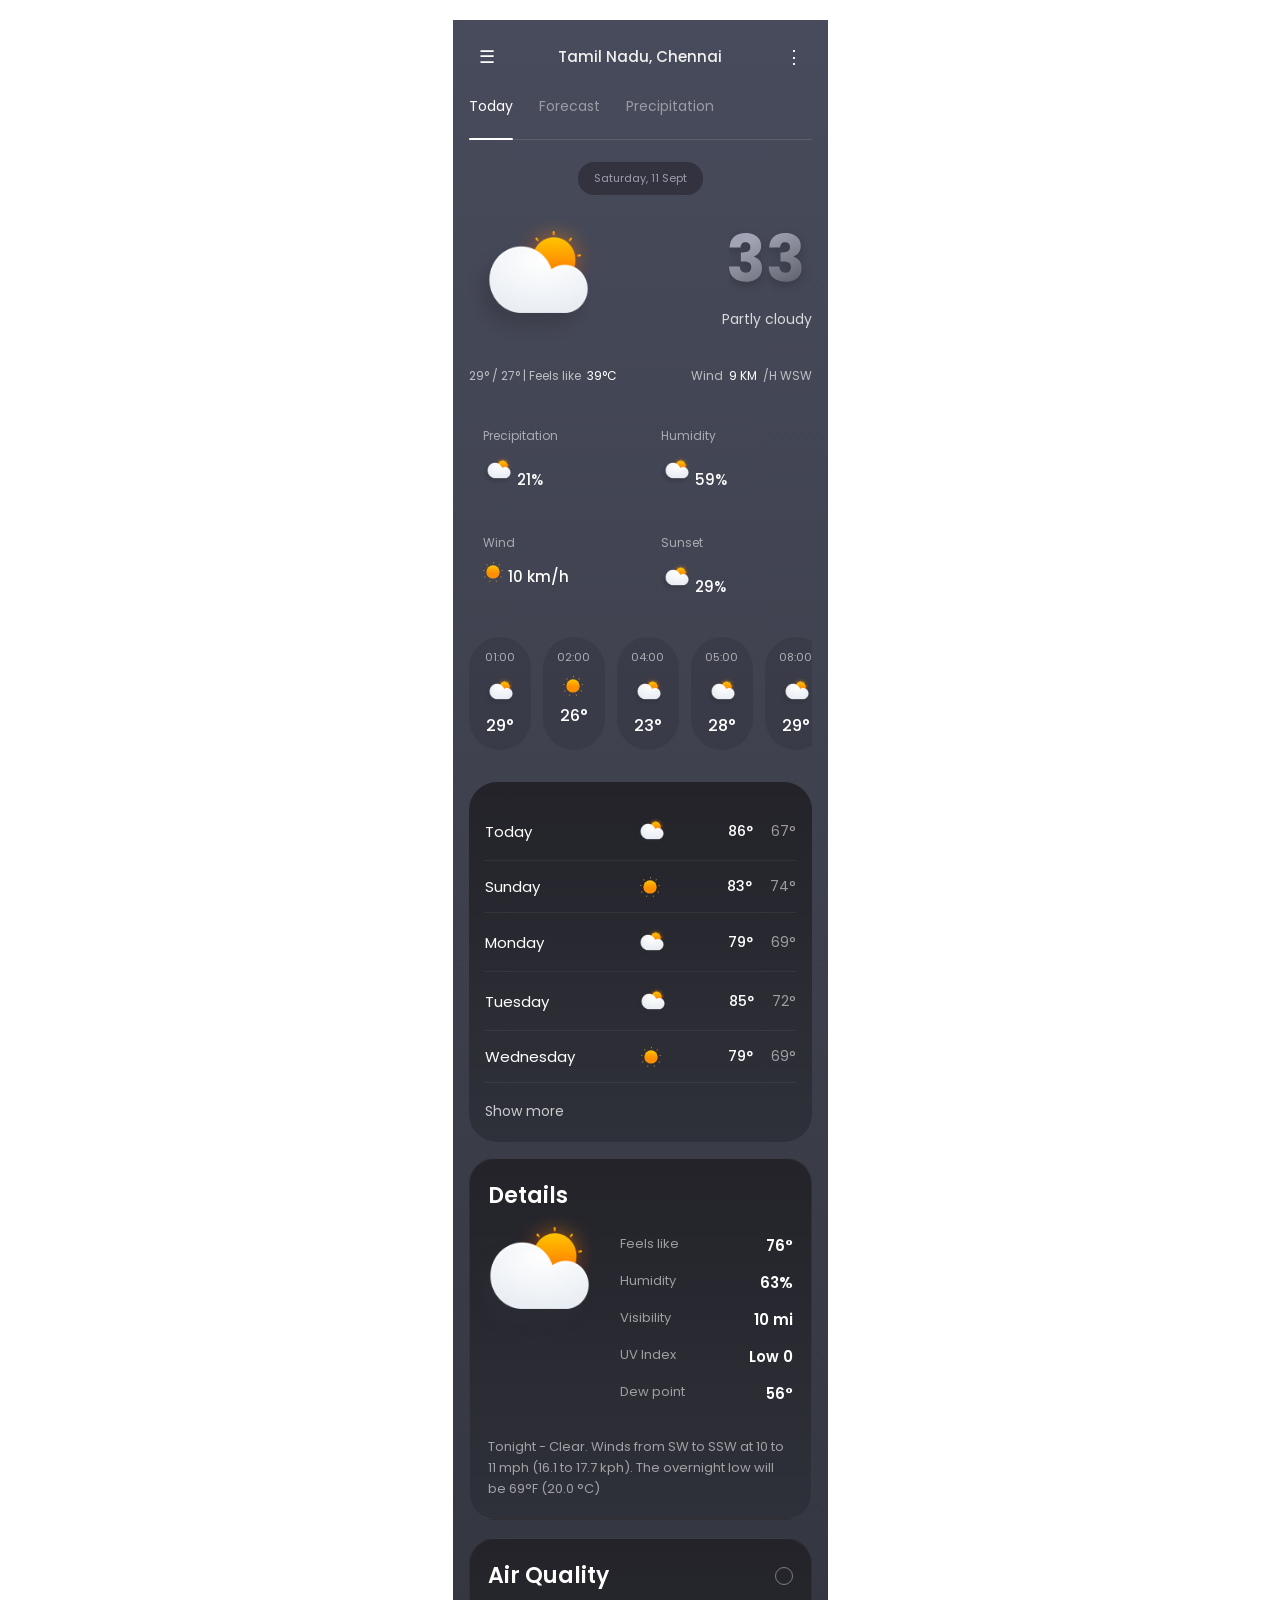
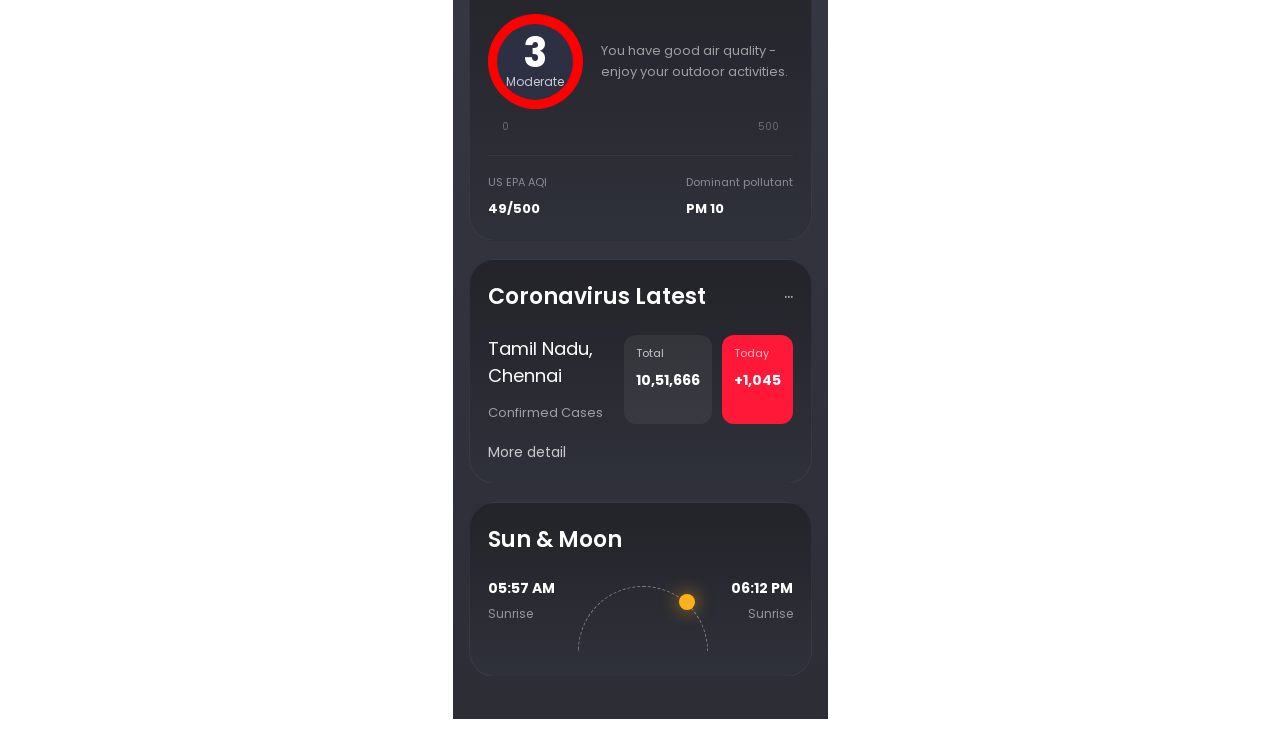
<file: indexHome.html>
<!DOCTYPE html>
<html lang="en">

<head>
    <meta charset="UTF-8" />
    <meta name="viewport" content="width=device-width, initial-scale=1.0" />
    <title>Weather App</title>
    <link rel="stylesheet" href="/styleHome.css">
    <link rel="preconnect" href="https://fonts.googleapis.com" />
    <link rel="preconnect" href="https://fonts.gstatic.com" crossorigin />
    <link href="https://fonts.googleapis.com/css2?family=Poppins:wght@300;400;500;600;700&display=swap"
        rel="stylesheet" />
</head>

<body>

    <div class="weather-app">

        <div class="topbar">
            <div class="icon-btn">☰</div>

            <h2 class="tobbar-title">Tamil Nadu, Chennai</h2>

            <div class="icon-btn">⋮</div>
        </div>

        <div class="tabs">
            <div class="tab active">Today</div>
            <div class="tab">Forecast</div>
            <div class="tab">Precipitation</div>
        </div>

        <section class="hero">

            <div class="date-pill">
                Saturday, 11 Sept
            </div>

            <div class="weather-main">

                <img src="/Group.png" alt="" class="weather-icon">

                <div class="temp-box">
                    <svg width="83" height="69" viewBox="0 0 83 69" fill="none" xmlns="http://www.w3.org/2000/svg">
                        <g filter="url(#filter0_d_1_2723)">
                            <path fill-rule="evenodd" clip-rule="evenodd"
                                d="M25.7285 53.0862C23.3709 54.2536 20.5698 54.8373 17.3254 54.8373C12.1342 54.8373 7.99216 53.5618 4.89912 51.0107C1.80608 48.4597 0.173037 44.6115 0 39.4662H10.7716C10.8148 41.3687 11.3556 42.8712 12.3938 43.9738C13.432 45.0763 14.9461 45.6276 16.936 45.6276C18.6231 45.6276 19.9317 45.1412 20.8618 44.1683C21.7919 43.1955 22.2569 41.9091 22.2569 40.3093C22.2569 38.2339 21.5972 36.7314 20.2778 35.8018C18.9584 34.8722 16.8495 34.4073 13.9511 34.4073H11.8747V25.3922H13.9511C16.1574 25.3922 17.9418 25.0139 19.3045 24.2572C20.6671 23.5006 21.3485 22.1494 21.3485 20.2037C21.3485 18.6471 20.9159 17.4364 20.0507 16.5717C19.1855 15.7069 17.9959 15.2745 16.4818 15.2745C14.838 15.2745 13.6159 15.7718 12.8156 16.7663C12.0153 17.7607 11.5502 18.993 11.4205 20.4631H0.584001C0.757038 15.8366 2.27112 12.2695 5.12623 9.7617C7.98135 7.2539 11.8531 6 16.7414 6C19.9858 6 22.7652 6.56209 25.0796 7.68628C27.394 8.81047 29.146 10.3454 30.3356 12.2911C31.5252 14.2368 32.1201 16.4204 32.1201 18.8417C32.1201 21.6954 31.4063 24.0194 29.9787 25.8138C28.5512 27.6082 26.8857 28.8296 24.9823 29.4782V29.7376C27.448 30.5592 29.3947 31.9212 30.8223 33.8236C32.2498 35.7261 32.9636 38.169 32.9636 41.1525C32.9636 43.8332 32.3472 46.2005 31.1143 48.2543C29.8814 50.3081 28.0861 51.9187 25.7285 53.0862ZM65.3649 53.0862C63.0072 54.2536 60.2062 54.8373 56.9617 54.8373C51.7706 54.8373 47.6285 53.5618 44.5355 51.0107C41.4424 48.4597 39.8094 44.6115 39.6364 39.4662H50.4079C50.4512 41.3687 50.9919 42.8712 52.0302 43.9738C53.0684 45.0763 54.5825 45.6276 56.5724 45.6276C58.2595 45.6276 59.5681 45.1412 60.4982 44.1683C61.4283 43.1955 61.8933 41.9091 61.8933 40.3093C61.8933 38.2339 61.2336 36.7314 59.9142 35.8018C58.5948 34.8722 56.4859 34.4073 53.5875 34.4073H51.5111V25.3922H53.5875C55.7937 25.3922 57.5782 25.0139 58.9408 24.2572C60.3035 23.5006 60.9849 22.1494 60.9849 20.2037C60.9849 18.6471 60.5523 17.4364 59.6871 16.5717C58.8219 15.7069 57.6323 15.2745 56.1182 15.2745C54.4743 15.2745 53.2522 15.7718 52.4519 16.7663C51.6516 17.7607 51.1866 18.993 51.0568 20.4631H40.2204C40.3934 15.8366 41.9075 12.2695 44.7626 9.7617C47.6177 7.2539 51.4894 6 56.3777 6C59.6222 6 62.4016 6.56209 64.716 7.68628C67.0303 8.81047 68.7823 10.3454 69.972 12.2911C71.1616 14.2368 71.7564 16.4204 71.7564 18.8417C71.7564 21.6954 71.0426 24.0194 69.6151 25.8138C68.1875 27.6082 66.522 28.8296 64.6186 29.4782V29.7376C67.0844 30.5592 69.0311 31.9212 70.4586 33.8236C71.8862 35.7261 72.6 38.169 72.6 41.1525C72.6 43.8332 71.9835 46.2005 70.7506 48.2543C69.5178 50.3081 67.7225 51.9187 65.3649 53.0862Z"
                                fill="url(#paint0_linear_1_2723)" />
                        </g>
                        <defs>
                            <filter id="filter0_d_1_2723" x="-10" y="0" width="92.6001" height="68.8373"
                                filterUnits="userSpaceOnUse" color-interpolation-filters="sRGB">
                                <feFlood flood-opacity="0" result="BackgroundImageFix" />
                                <feColorMatrix in="SourceAlpha" type="matrix"
                                    values="0 0 0 0 0 0 0 0 0 0 0 0 0 0 0 0 0 0 127 0" result="hardAlpha" />
                                <feOffset dy="4" />
                                <feGaussianBlur stdDeviation="5" />
                                <feColorMatrix type="matrix" values="0 0 0 0 0 0 0 0 0 0 0 0 0 0 0 0 0 0 0.181016 0" />
                                <feBlend mode="normal" in2="BackgroundImageFix" result="effect1_dropShadow_1_2723" />
                                <feBlend mode="normal" in="SourceGraphic" in2="effect1_dropShadow_1_2723"
                                    result="shape" />
                            </filter>
                            <linearGradient id="paint0_linear_1_2723" x1="-17.29" y1="32.1275" x2="14.0286" y2="95.7019"
                                gradientUnits="userSpaceOnUse">
                                <stop stop-color="#A2A4B5" />
                                <stop offset="1" stop-color="#545760" />
                            </linearGradient>
                        </defs>
                    </svg>
                    <div class="status">Partly cloudy</div>
                </div>

            </div>

            <div class="details-top">
                <span>29° / 27° | Feels like <span style="color: #FFFFFF;">39°C</span></span>
                <span>Wind <span style="color: #FFFFFF;">9 KM</span>/H WSW</span>
            </div>

        </section>

        <section class="info-grid">

            <div class="info-card">
                <div class="info-title">Precipitation</div>
                <img src="/Group.png" alt="" class="info-title-img">
                <span class="info-value">21%</span>
            </div>

            <div class="info-card">
                <div class="info-title">Humidity</div>
                <img src="/Group.png" alt="" class="info-title-img">
                <span class="info-value">59%</span>
            </div>

            <div class="info-card">
                <div class="info-title">Wind</div>
                <svg width="21" height="20" viewBox="0 0 21 20" fill="none" xmlns="http://www.w3.org/2000/svg">
                    <path fill-rule="evenodd" clip-rule="evenodd"
                        d="M16.0327 2.4388C16.1573 2.2888 16.3803 2.26929 16.5291 2.39538L16.5421 2.40645C16.6888 2.53077 16.708 2.75 16.5851 2.8979L16.1136 3.4656C15.989 3.6156 15.7659 3.63511 15.6172 3.50902L15.6041 3.49795C15.4575 3.37364 15.4383 3.1544 15.5611 3.0065L16.0327 2.4388Z"
                        fill="url(#paint0_linear_1_3633)" />
                    <path fill-rule="evenodd" clip-rule="evenodd"
                        d="M10.1389 0.3539C10.138 0.158987 10.2963 0.000748409 10.4912 0.00166594L10.5081 0.00174569C10.7005 0.00265109 10.8561 0.15835 10.8571 0.350688L10.8605 1.08904C10.8614 1.28395 10.7032 1.44219 10.5083 1.44127L10.4913 1.44119C10.299 1.44029 10.1433 1.28459 10.1424 1.09225L10.1389 0.3539Z"
                        fill="url(#paint1_linear_1_3633)" />
                    <path fill-rule="evenodd" clip-rule="evenodd"
                        d="M19.5799 8.15108C19.771 8.11704 19.9533 8.24474 19.9867 8.43595L19.9904 8.45685C20.0236 8.64712 19.8966 8.82842 19.7065 8.86229L18.9879 8.99028C18.7968 9.02432 18.6144 8.89662 18.5811 8.70541L18.5774 8.68452C18.5442 8.49424 18.6711 8.31295 18.8613 8.27908L19.5799 8.15108Z"
                        fill="url(#paint2_linear_1_3633)" />
                    <path fill-rule="evenodd" clip-rule="evenodd"
                        d="M18.6667 14.8331C18.8329 14.93 18.8899 15.1428 18.7945 15.3099L18.7847 15.3269C18.6881 15.496 18.472 15.5539 18.3037 15.4558L17.6705 15.0864C17.5043 14.9895 17.4472 14.7767 17.5427 14.6096L17.5524 14.5926C17.6491 14.4235 17.8652 14.3656 18.0335 14.4637L18.6667 14.8331Z"
                        fill="url(#paint3_linear_1_3633)" />
                    <path fill-rule="evenodd" clip-rule="evenodd"
                        d="M13.7119 19.3577C13.7772 19.539 13.6839 19.7391 13.503 19.8056L13.489 19.8108C13.3064 19.8779 13.1041 19.7836 13.0382 19.6006L12.7865 18.9022C12.7212 18.7209 12.8145 18.5208 12.9954 18.4543L13.0094 18.4491C13.192 18.382 13.3943 18.4763 13.4603 18.6593L13.7119 19.3577Z"
                        fill="url(#paint4_linear_1_3633)" />
                    <path fill-rule="evenodd" clip-rule="evenodd"
                        d="M7.03827 19.6006C6.97233 19.7836 6.77001 19.8779 6.58744 19.8108L6.57339 19.8056C6.3925 19.7391 6.29921 19.539 6.36454 19.3577L6.61616 18.6593C6.6821 18.4763 6.88442 18.382 7.06699 18.4491L7.08104 18.4543C7.26194 18.5208 7.35522 18.7208 7.28989 18.9022L7.03827 19.6006Z"
                        fill="url(#paint5_linear_1_3633)" />
                    <path fill-rule="evenodd" clip-rule="evenodd"
                        d="M1.77246 15.4558C1.60416 15.5539 1.38811 15.4961 1.29144 15.3269L1.28172 15.3099C1.18624 15.1428 1.24325 14.93 1.40947 14.8331L2.04272 14.4637C2.21101 14.3656 2.42706 14.4235 2.52374 14.5926L2.53345 14.6096C2.62893 14.7767 2.57192 14.9895 2.4057 15.0864L1.77246 15.4558Z"
                        fill="url(#paint6_linear_1_3633)" />
                    <path fill-rule="evenodd" clip-rule="evenodd"
                        d="M0.369512 8.86228C0.179354 8.82841 0.0524115 8.64712 0.0856231 8.45684L0.0892696 8.43595C0.122645 8.24474 0.305028 8.11703 0.496122 8.15107L1.21469 8.27907C1.40485 8.31294 1.53179 8.49424 1.49858 8.68451L1.49493 8.7054C1.46156 8.89661 1.27918 9.02432 1.08808 8.99028L0.369512 8.86228Z"
                        fill="url(#paint7_linear_1_3633)" />
                    <path fill-rule="evenodd" clip-rule="evenodd"
                        d="M3.49147 2.8979C3.36863 2.75001 3.38781 2.53077 3.53447 2.40645L3.54753 2.39538C3.69627 2.26929 3.91932 2.28881 4.04391 2.43881L4.51546 3.00651C4.6383 3.1544 4.61912 3.37364 4.47246 3.49796L4.4594 3.50903C4.31066 3.63512 4.08761 3.6156 3.96302 3.4656L3.49147 2.8979Z"
                        fill="url(#paint8_linear_1_3633)" />
                    <ellipse cx="10.0382" cy="9.92369" rx="6.68811" ry="6.69218" fill="url(#paint9_linear_1_3633)" />
                    <defs>
                        <linearGradient id="paint0_linear_1_3633" x1="16.2876" y1="2.26634" x2="15.7746" y2="2.87773"
                            gradientUnits="userSpaceOnUse">
                            <stop stop-color="#FFC100" />
                            <stop offset="1" stop-color="#FF8E00" />
                        </linearGradient>
                        <linearGradient id="paint1_linear_1_3633" x1="10.1914" y1="0.0581584" x2="10.1914" y2="0.856347"
                            gradientUnits="userSpaceOnUse">
                            <stop stop-color="#FFC100" />
                            <stop offset="1" stop-color="#FF8E00" />
                        </linearGradient>
                        <linearGradient id="paint2_linear_1_3633" x1="19.8843" y1="8.18396" x2="19.104" y2="8.32155"
                            gradientUnits="userSpaceOnUse">
                            <stop stop-color="#FFC100" />
                            <stop offset="1" stop-color="#FF8E00" />
                        </linearGradient>
                        <linearGradient id="paint3_linear_1_3633" x1="18.8791" y1="15.0506" x2="18.1905" y2="14.653"
                            gradientUnits="userSpaceOnUse">
                            <stop stop-color="#FFC100" />
                            <stop offset="1" stop-color="#FF8E00" />
                        </linearGradient>
                        <linearGradient id="paint4_linear_1_3633" x1="13.7364" y1="19.6599" x2="13.4629" y2="18.9083"
                            gradientUnits="userSpaceOnUse">
                            <stop stop-color="#FFC100" />
                            <stop offset="1" stop-color="#FF8E00" />
                        </linearGradient>
                        <linearGradient id="paint5_linear_1_3633" x1="6.85979" y1="19.8491" x2="7.13335" y2="19.0975"
                            gradientUnits="userSpaceOnUse">
                            <stop stop-color="#FFC100" />
                            <stop offset="1" stop-color="#FF8E00" />
                        </linearGradient>
                        <linearGradient id="paint6_linear_1_3633" x1="1.47362" y1="15.5297" x2="2.16224" y2="15.1321"
                            gradientUnits="userSpaceOnUse">
                            <stop stop-color="#FFC100" />
                            <stop offset="1" stop-color="#FF8E00" />
                        </linearGradient>
                        <linearGradient id="paint7_linear_1_3633" x1="0.095649" y1="8.72872" x2="0.875926" y2="8.86631"
                            gradientUnits="userSpaceOnUse">
                            <stop stop-color="#FFC100" />
                            <stop offset="1" stop-color="#FF8E00" />
                        </linearGradient>
                        <linearGradient id="paint8_linear_1_3633" x1="3.36526" y1="2.62192" x2="3.87828" y2="3.2333"
                            gradientUnits="userSpaceOnUse">
                            <stop stop-color="#FFC100" />
                            <stop offset="1" stop-color="#FF8E00" />
                        </linearGradient>
                        <linearGradient id="paint9_linear_1_3633" x1="6.33855" y1="3.77097" x2="6.33855" y2="11.1748"
                            gradientUnits="userSpaceOnUse">
                            <stop stop-color="#FFC100" />
                            <stop offset="1" stop-color="#FF8E00" />
                        </linearGradient>
                    </defs>
                </svg>
                <span class="info-value">10 km/h</span>
            </div>

            <div class="info-card">
                <div class="info-title">Sunset</div>
                <img src="/Group.png" alt="" class="info-title-img">
                <span class="info-value">29%</span>
            </div>

        </section>

        <section class="hourly">

            <div class="hour-card">
                <div class="hour-time">01:00</div>
                <img src="/Group.png" alt="" class="info-title-img">
                <div class="hour-temp">29°</div>
            </div>

            <div class="hour-card">
                <div class="hour-time">02:00</div>
                <svg width="21" height="20" viewBox="0 0 21 20" fill="none" xmlns="http://www.w3.org/2000/svg">
                    <path fill-rule="evenodd" clip-rule="evenodd"
                        d="M16.0327 2.4388C16.1573 2.2888 16.3803 2.26929 16.5291 2.39538L16.5421 2.40645C16.6888 2.53077 16.708 2.75 16.5851 2.8979L16.1136 3.4656C15.989 3.6156 15.7659 3.63511 15.6172 3.50902L15.6041 3.49795C15.4575 3.37364 15.4383 3.1544 15.5611 3.0065L16.0327 2.4388Z"
                        fill="url(#paint0_linear_1_3633)" />
                    <path fill-rule="evenodd" clip-rule="evenodd"
                        d="M10.1389 0.3539C10.138 0.158987 10.2963 0.000748409 10.4912 0.00166594L10.5081 0.00174569C10.7005 0.00265109 10.8561 0.15835 10.8571 0.350688L10.8605 1.08904C10.8614 1.28395 10.7032 1.44219 10.5083 1.44127L10.4913 1.44119C10.299 1.44029 10.1433 1.28459 10.1424 1.09225L10.1389 0.3539Z"
                        fill="url(#paint1_linear_1_3633)" />
                    <path fill-rule="evenodd" clip-rule="evenodd"
                        d="M19.5799 8.15108C19.771 8.11704 19.9533 8.24474 19.9867 8.43595L19.9904 8.45685C20.0236 8.64712 19.8966 8.82842 19.7065 8.86229L18.9879 8.99028C18.7968 9.02432 18.6144 8.89662 18.5811 8.70541L18.5774 8.68452C18.5442 8.49424 18.6711 8.31295 18.8613 8.27908L19.5799 8.15108Z"
                        fill="url(#paint2_linear_1_3633)" />
                    <path fill-rule="evenodd" clip-rule="evenodd"
                        d="M18.6667 14.8331C18.8329 14.93 18.8899 15.1428 18.7945 15.3099L18.7847 15.3269C18.6881 15.496 18.472 15.5539 18.3037 15.4558L17.6705 15.0864C17.5043 14.9895 17.4472 14.7767 17.5427 14.6096L17.5524 14.5926C17.6491 14.4235 17.8652 14.3656 18.0335 14.4637L18.6667 14.8331Z"
                        fill="url(#paint3_linear_1_3633)" />
                    <path fill-rule="evenodd" clip-rule="evenodd"
                        d="M13.7119 19.3577C13.7772 19.539 13.6839 19.7391 13.503 19.8056L13.489 19.8108C13.3064 19.8779 13.1041 19.7836 13.0382 19.6006L12.7865 18.9022C12.7212 18.7209 12.8145 18.5208 12.9954 18.4543L13.0094 18.4491C13.192 18.382 13.3943 18.4763 13.4603 18.6593L13.7119 19.3577Z"
                        fill="url(#paint4_linear_1_3633)" />
                    <path fill-rule="evenodd" clip-rule="evenodd"
                        d="M7.03827 19.6006C6.97233 19.7836 6.77001 19.8779 6.58744 19.8108L6.57339 19.8056C6.3925 19.7391 6.29921 19.539 6.36454 19.3577L6.61616 18.6593C6.6821 18.4763 6.88442 18.382 7.06699 18.4491L7.08104 18.4543C7.26194 18.5208 7.35522 18.7208 7.28989 18.9022L7.03827 19.6006Z"
                        fill="url(#paint5_linear_1_3633)" />
                    <path fill-rule="evenodd" clip-rule="evenodd"
                        d="M1.77246 15.4558C1.60416 15.5539 1.38811 15.4961 1.29144 15.3269L1.28172 15.3099C1.18624 15.1428 1.24325 14.93 1.40947 14.8331L2.04272 14.4637C2.21101 14.3656 2.42706 14.4235 2.52374 14.5926L2.53345 14.6096C2.62893 14.7767 2.57192 14.9895 2.4057 15.0864L1.77246 15.4558Z"
                        fill="url(#paint6_linear_1_3633)" />
                    <path fill-rule="evenodd" clip-rule="evenodd"
                        d="M0.369512 8.86228C0.179354 8.82841 0.0524115 8.64712 0.0856231 8.45684L0.0892696 8.43595C0.122645 8.24474 0.305028 8.11703 0.496122 8.15107L1.21469 8.27907C1.40485 8.31294 1.53179 8.49424 1.49858 8.68451L1.49493 8.7054C1.46156 8.89661 1.27918 9.02432 1.08808 8.99028L0.369512 8.86228Z"
                        fill="url(#paint7_linear_1_3633)" />
                    <path fill-rule="evenodd" clip-rule="evenodd"
                        d="M3.49147 2.8979C3.36863 2.75001 3.38781 2.53077 3.53447 2.40645L3.54753 2.39538C3.69627 2.26929 3.91932 2.28881 4.04391 2.43881L4.51546 3.00651C4.6383 3.1544 4.61912 3.37364 4.47246 3.49796L4.4594 3.50903C4.31066 3.63512 4.08761 3.6156 3.96302 3.4656L3.49147 2.8979Z"
                        fill="url(#paint8_linear_1_3633)" />
                    <ellipse cx="10.0382" cy="9.92369" rx="6.68811" ry="6.69218" fill="url(#paint9_linear_1_3633)" />
                    <defs>
                        <linearGradient id="paint0_linear_1_3633" x1="16.2876" y1="2.26634" x2="15.7746" y2="2.87773"
                            gradientUnits="userSpaceOnUse">
                            <stop stop-color="#FFC100" />
                            <stop offset="1" stop-color="#FF8E00" />
                        </linearGradient>
                        <linearGradient id="paint1_linear_1_3633" x1="10.1914" y1="0.0581584" x2="10.1914" y2="0.856347"
                            gradientUnits="userSpaceOnUse">
                            <stop stop-color="#FFC100" />
                            <stop offset="1" stop-color="#FF8E00" />
                        </linearGradient>
                        <linearGradient id="paint2_linear_1_3633" x1="19.8843" y1="8.18396" x2="19.104" y2="8.32155"
                            gradientUnits="userSpaceOnUse">
                            <stop stop-color="#FFC100" />
                            <stop offset="1" stop-color="#FF8E00" />
                        </linearGradient>
                        <linearGradient id="paint3_linear_1_3633" x1="18.8791" y1="15.0506" x2="18.1905" y2="14.653"
                            gradientUnits="userSpaceOnUse">
                            <stop stop-color="#FFC100" />
                            <stop offset="1" stop-color="#FF8E00" />
                        </linearGradient>
                        <linearGradient id="paint4_linear_1_3633" x1="13.7364" y1="19.6599" x2="13.4629" y2="18.9083"
                            gradientUnits="userSpaceOnUse">
                            <stop stop-color="#FFC100" />
                            <stop offset="1" stop-color="#FF8E00" />
                        </linearGradient>
                        <linearGradient id="paint5_linear_1_3633" x1="6.85979" y1="19.8491" x2="7.13335" y2="19.0975"
                            gradientUnits="userSpaceOnUse">
                            <stop stop-color="#FFC100" />
                            <stop offset="1" stop-color="#FF8E00" />
                        </linearGradient>
                        <linearGradient id="paint6_linear_1_3633" x1="1.47362" y1="15.5297" x2="2.16224" y2="15.1321"
                            gradientUnits="userSpaceOnUse">
                            <stop stop-color="#FFC100" />
                            <stop offset="1" stop-color="#FF8E00" />
                        </linearGradient>
                        <linearGradient id="paint7_linear_1_3633" x1="0.095649" y1="8.72872" x2="0.875926" y2="8.86631"
                            gradientUnits="userSpaceOnUse">
                            <stop stop-color="#FFC100" />
                            <stop offset="1" stop-color="#FF8E00" />
                        </linearGradient>
                        <linearGradient id="paint8_linear_1_3633" x1="3.36526" y1="2.62192" x2="3.87828" y2="3.2333"
                            gradientUnits="userSpaceOnUse">
                            <stop stop-color="#FFC100" />
                            <stop offset="1" stop-color="#FF8E00" />
                        </linearGradient>
                        <linearGradient id="paint9_linear_1_3633" x1="6.33855" y1="3.77097" x2="6.33855" y2="11.1748"
                            gradientUnits="userSpaceOnUse">
                            <stop stop-color="#FFC100" />
                            <stop offset="1" stop-color="#FF8E00" />
                        </linearGradient>
                    </defs>
                </svg>
                <div class="hour-temp">26°</div>
            </div>

            <div class="hour-card">
                <div class="hour-time">04:00</div>
                <img src="/Group.png" alt="" class="info-title-img">
                <div class="hour-temp">23°</div>
            </div>

            <div class="hour-card">
                <div class="hour-time">05:00</div>
                <img src="/Group.png" alt="" class="info-title-img">
                <div class="hour-temp">28°</div>
            </div>

            <div class="hour-card">
                <div class="hour-time">08:00</div>
                <img src="/Group.png" alt="" class="info-title-img">
                <div class="hour-temp">29°</div>
            </div>

        </section>

        <section class="weekly">

            <div class="week-row">
                <div class="day">Today</div>
                <img src="/Group.png" alt="" class="info-title-img">

                <div class="temps">
                    <div class="high">86°</div>
                    <div class="low">67°</div>
                </div>
            </div>

            <div class="week-row">
                <div class="day">Sunday</div>
                <svg width="21" height="20" viewBox="0 0 21 20" fill="none" xmlns="http://www.w3.org/2000/svg">
                    <path fill-rule="evenodd" clip-rule="evenodd"
                        d="M16.0327 2.4388C16.1573 2.2888 16.3803 2.26929 16.5291 2.39538L16.5421 2.40645C16.6888 2.53077 16.708 2.75 16.5851 2.8979L16.1136 3.4656C15.989 3.6156 15.7659 3.63511 15.6172 3.50902L15.6041 3.49795C15.4575 3.37364 15.4383 3.1544 15.5611 3.0065L16.0327 2.4388Z"
                        fill="url(#paint0_linear_1_3633)" />
                    <path fill-rule="evenodd" clip-rule="evenodd"
                        d="M10.1389 0.3539C10.138 0.158987 10.2963 0.000748409 10.4912 0.00166594L10.5081 0.00174569C10.7005 0.00265109 10.8561 0.15835 10.8571 0.350688L10.8605 1.08904C10.8614 1.28395 10.7032 1.44219 10.5083 1.44127L10.4913 1.44119C10.299 1.44029 10.1433 1.28459 10.1424 1.09225L10.1389 0.3539Z"
                        fill="url(#paint1_linear_1_3633)" />
                    <path fill-rule="evenodd" clip-rule="evenodd"
                        d="M19.5799 8.15108C19.771 8.11704 19.9533 8.24474 19.9867 8.43595L19.9904 8.45685C20.0236 8.64712 19.8966 8.82842 19.7065 8.86229L18.9879 8.99028C18.7968 9.02432 18.6144 8.89662 18.5811 8.70541L18.5774 8.68452C18.5442 8.49424 18.6711 8.31295 18.8613 8.27908L19.5799 8.15108Z"
                        fill="url(#paint2_linear_1_3633)" />
                    <path fill-rule="evenodd" clip-rule="evenodd"
                        d="M18.6667 14.8331C18.8329 14.93 18.8899 15.1428 18.7945 15.3099L18.7847 15.3269C18.6881 15.496 18.472 15.5539 18.3037 15.4558L17.6705 15.0864C17.5043 14.9895 17.4472 14.7767 17.5427 14.6096L17.5524 14.5926C17.6491 14.4235 17.8652 14.3656 18.0335 14.4637L18.6667 14.8331Z"
                        fill="url(#paint3_linear_1_3633)" />
                    <path fill-rule="evenodd" clip-rule="evenodd"
                        d="M13.7119 19.3577C13.7772 19.539 13.6839 19.7391 13.503 19.8056L13.489 19.8108C13.3064 19.8779 13.1041 19.7836 13.0382 19.6006L12.7865 18.9022C12.7212 18.7209 12.8145 18.5208 12.9954 18.4543L13.0094 18.4491C13.192 18.382 13.3943 18.4763 13.4603 18.6593L13.7119 19.3577Z"
                        fill="url(#paint4_linear_1_3633)" />
                    <path fill-rule="evenodd" clip-rule="evenodd"
                        d="M7.03827 19.6006C6.97233 19.7836 6.77001 19.8779 6.58744 19.8108L6.57339 19.8056C6.3925 19.7391 6.29921 19.539 6.36454 19.3577L6.61616 18.6593C6.6821 18.4763 6.88442 18.382 7.06699 18.4491L7.08104 18.4543C7.26194 18.5208 7.35522 18.7208 7.28989 18.9022L7.03827 19.6006Z"
                        fill="url(#paint5_linear_1_3633)" />
                    <path fill-rule="evenodd" clip-rule="evenodd"
                        d="M1.77246 15.4558C1.60416 15.5539 1.38811 15.4961 1.29144 15.3269L1.28172 15.3099C1.18624 15.1428 1.24325 14.93 1.40947 14.8331L2.04272 14.4637C2.21101 14.3656 2.42706 14.4235 2.52374 14.5926L2.53345 14.6096C2.62893 14.7767 2.57192 14.9895 2.4057 15.0864L1.77246 15.4558Z"
                        fill="url(#paint6_linear_1_3633)" />
                    <path fill-rule="evenodd" clip-rule="evenodd"
                        d="M0.369512 8.86228C0.179354 8.82841 0.0524115 8.64712 0.0856231 8.45684L0.0892696 8.43595C0.122645 8.24474 0.305028 8.11703 0.496122 8.15107L1.21469 8.27907C1.40485 8.31294 1.53179 8.49424 1.49858 8.68451L1.49493 8.7054C1.46156 8.89661 1.27918 9.02432 1.08808 8.99028L0.369512 8.86228Z"
                        fill="url(#paint7_linear_1_3633)" />
                    <path fill-rule="evenodd" clip-rule="evenodd"
                        d="M3.49147 2.8979C3.36863 2.75001 3.38781 2.53077 3.53447 2.40645L3.54753 2.39538C3.69627 2.26929 3.91932 2.28881 4.04391 2.43881L4.51546 3.00651C4.6383 3.1544 4.61912 3.37364 4.47246 3.49796L4.4594 3.50903C4.31066 3.63512 4.08761 3.6156 3.96302 3.4656L3.49147 2.8979Z"
                        fill="url(#paint8_linear_1_3633)" />
                    <ellipse cx="10.0382" cy="9.92369" rx="6.68811" ry="6.69218" fill="url(#paint9_linear_1_3633)" />
                    <defs>
                        <linearGradient id="paint0_linear_1_3633" x1="16.2876" y1="2.26634" x2="15.7746" y2="2.87773"
                            gradientUnits="userSpaceOnUse">
                            <stop stop-color="#FFC100" />
                            <stop offset="1" stop-color="#FF8E00" />
                        </linearGradient>
                        <linearGradient id="paint1_linear_1_3633" x1="10.1914" y1="0.0581584" x2="10.1914" y2="0.856347"
                            gradientUnits="userSpaceOnUse">
                            <stop stop-color="#FFC100" />
                            <stop offset="1" stop-color="#FF8E00" />
                        </linearGradient>
                        <linearGradient id="paint2_linear_1_3633" x1="19.8843" y1="8.18396" x2="19.104" y2="8.32155"
                            gradientUnits="userSpaceOnUse">
                            <stop stop-color="#FFC100" />
                            <stop offset="1" stop-color="#FF8E00" />
                        </linearGradient>
                        <linearGradient id="paint3_linear_1_3633" x1="18.8791" y1="15.0506" x2="18.1905" y2="14.653"
                            gradientUnits="userSpaceOnUse">
                            <stop stop-color="#FFC100" />
                            <stop offset="1" stop-color="#FF8E00" />
                        </linearGradient>
                        <linearGradient id="paint4_linear_1_3633" x1="13.7364" y1="19.6599" x2="13.4629" y2="18.9083"
                            gradientUnits="userSpaceOnUse">
                            <stop stop-color="#FFC100" />
                            <stop offset="1" stop-color="#FF8E00" />
                        </linearGradient>
                        <linearGradient id="paint5_linear_1_3633" x1="6.85979" y1="19.8491" x2="7.13335" y2="19.0975"
                            gradientUnits="userSpaceOnUse">
                            <stop stop-color="#FFC100" />
                            <stop offset="1" stop-color="#FF8E00" />
                        </linearGradient>
                        <linearGradient id="paint6_linear_1_3633" x1="1.47362" y1="15.5297" x2="2.16224" y2="15.1321"
                            gradientUnits="userSpaceOnUse">
                            <stop stop-color="#FFC100" />
                            <stop offset="1" stop-color="#FF8E00" />
                        </linearGradient>
                        <linearGradient id="paint7_linear_1_3633" x1="0.095649" y1="8.72872" x2="0.875926" y2="8.86631"
                            gradientUnits="userSpaceOnUse">
                            <stop stop-color="#FFC100" />
                            <stop offset="1" stop-color="#FF8E00" />
                        </linearGradient>
                        <linearGradient id="paint8_linear_1_3633" x1="3.36526" y1="2.62192" x2="3.87828" y2="3.2333"
                            gradientUnits="userSpaceOnUse">
                            <stop stop-color="#FFC100" />
                            <stop offset="1" stop-color="#FF8E00" />
                        </linearGradient>
                        <linearGradient id="paint9_linear_1_3633" x1="6.33855" y1="3.77097" x2="6.33855" y2="11.1748"
                            gradientUnits="userSpaceOnUse">
                            <stop stop-color="#FFC100" />
                            <stop offset="1" stop-color="#FF8E00" />
                        </linearGradient>
                    </defs>
                </svg>

                <div class="temps">
                    <div class="high">83°</div>
                    <div class="low">74°</div>
                </div>
            </div>

            <div class="week-row">
                <div class="day">Monday</div>
                <img src="/Group.png" alt="" class="info-title-img">

                <div class="temps">
                    <div class="high">79°</div>
                    <div class="low">69°</div>
                </div>
            </div>

            <div class="week-row">
                <div class="day">Tuesday</div>
                <img src="/Group.png" alt="" class="info-title-img">

                <div class="temps">
                    <div class="high">85°</div>
                    <div class="low">72°</div>
                </div>
            </div>

            <div class="week-row">
                <div class="day">Wednesday</div>
                <svg width="21" height="20" viewBox="0 0 21 20" fill="none" xmlns="http://www.w3.org/2000/svg">
                    <path fill-rule="evenodd" clip-rule="evenodd"
                        d="M16.0327 2.4388C16.1573 2.2888 16.3803 2.26929 16.5291 2.39538L16.5421 2.40645C16.6888 2.53077 16.708 2.75 16.5851 2.8979L16.1136 3.4656C15.989 3.6156 15.7659 3.63511 15.6172 3.50902L15.6041 3.49795C15.4575 3.37364 15.4383 3.1544 15.5611 3.0065L16.0327 2.4388Z"
                        fill="url(#paint0_linear_1_3633)" />
                    <path fill-rule="evenodd" clip-rule="evenodd"
                        d="M10.1389 0.3539C10.138 0.158987 10.2963 0.000748409 10.4912 0.00166594L10.5081 0.00174569C10.7005 0.00265109 10.8561 0.15835 10.8571 0.350688L10.8605 1.08904C10.8614 1.28395 10.7032 1.44219 10.5083 1.44127L10.4913 1.44119C10.299 1.44029 10.1433 1.28459 10.1424 1.09225L10.1389 0.3539Z"
                        fill="url(#paint1_linear_1_3633)" />
                    <path fill-rule="evenodd" clip-rule="evenodd"
                        d="M19.5799 8.15108C19.771 8.11704 19.9533 8.24474 19.9867 8.43595L19.9904 8.45685C20.0236 8.64712 19.8966 8.82842 19.7065 8.86229L18.9879 8.99028C18.7968 9.02432 18.6144 8.89662 18.5811 8.70541L18.5774 8.68452C18.5442 8.49424 18.6711 8.31295 18.8613 8.27908L19.5799 8.15108Z"
                        fill="url(#paint2_linear_1_3633)" />
                    <path fill-rule="evenodd" clip-rule="evenodd"
                        d="M18.6667 14.8331C18.8329 14.93 18.8899 15.1428 18.7945 15.3099L18.7847 15.3269C18.6881 15.496 18.472 15.5539 18.3037 15.4558L17.6705 15.0864C17.5043 14.9895 17.4472 14.7767 17.5427 14.6096L17.5524 14.5926C17.6491 14.4235 17.8652 14.3656 18.0335 14.4637L18.6667 14.8331Z"
                        fill="url(#paint3_linear_1_3633)" />
                    <path fill-rule="evenodd" clip-rule="evenodd"
                        d="M13.7119 19.3577C13.7772 19.539 13.6839 19.7391 13.503 19.8056L13.489 19.8108C13.3064 19.8779 13.1041 19.7836 13.0382 19.6006L12.7865 18.9022C12.7212 18.7209 12.8145 18.5208 12.9954 18.4543L13.0094 18.4491C13.192 18.382 13.3943 18.4763 13.4603 18.6593L13.7119 19.3577Z"
                        fill="url(#paint4_linear_1_3633)" />
                    <path fill-rule="evenodd" clip-rule="evenodd"
                        d="M7.03827 19.6006C6.97233 19.7836 6.77001 19.8779 6.58744 19.8108L6.57339 19.8056C6.3925 19.7391 6.29921 19.539 6.36454 19.3577L6.61616 18.6593C6.6821 18.4763 6.88442 18.382 7.06699 18.4491L7.08104 18.4543C7.26194 18.5208 7.35522 18.7208 7.28989 18.9022L7.03827 19.6006Z"
                        fill="url(#paint5_linear_1_3633)" />
                    <path fill-rule="evenodd" clip-rule="evenodd"
                        d="M1.77246 15.4558C1.60416 15.5539 1.38811 15.4961 1.29144 15.3269L1.28172 15.3099C1.18624 15.1428 1.24325 14.93 1.40947 14.8331L2.04272 14.4637C2.21101 14.3656 2.42706 14.4235 2.52374 14.5926L2.53345 14.6096C2.62893 14.7767 2.57192 14.9895 2.4057 15.0864L1.77246 15.4558Z"
                        fill="url(#paint6_linear_1_3633)" />
                    <path fill-rule="evenodd" clip-rule="evenodd"
                        d="M0.369512 8.86228C0.179354 8.82841 0.0524115 8.64712 0.0856231 8.45684L0.0892696 8.43595C0.122645 8.24474 0.305028 8.11703 0.496122 8.15107L1.21469 8.27907C1.40485 8.31294 1.53179 8.49424 1.49858 8.68451L1.49493 8.7054C1.46156 8.89661 1.27918 9.02432 1.08808 8.99028L0.369512 8.86228Z"
                        fill="url(#paint7_linear_1_3633)" />
                    <path fill-rule="evenodd" clip-rule="evenodd"
                        d="M3.49147 2.8979C3.36863 2.75001 3.38781 2.53077 3.53447 2.40645L3.54753 2.39538C3.69627 2.26929 3.91932 2.28881 4.04391 2.43881L4.51546 3.00651C4.6383 3.1544 4.61912 3.37364 4.47246 3.49796L4.4594 3.50903C4.31066 3.63512 4.08761 3.6156 3.96302 3.4656L3.49147 2.8979Z"
                        fill="url(#paint8_linear_1_3633)" />
                    <ellipse cx="10.0382" cy="9.92369" rx="6.68811" ry="6.69218" fill="url(#paint9_linear_1_3633)" />
                    <defs>
                        <linearGradient id="paint0_linear_1_3633" x1="16.2876" y1="2.26634" x2="15.7746" y2="2.87773"
                            gradientUnits="userSpaceOnUse">
                            <stop stop-color="#FFC100" />
                            <stop offset="1" stop-color="#FF8E00" />
                        </linearGradient>
                        <linearGradient id="paint1_linear_1_3633" x1="10.1914" y1="0.0581584" x2="10.1914" y2="0.856347"
                            gradientUnits="userSpaceOnUse">
                            <stop stop-color="#FFC100" />
                            <stop offset="1" stop-color="#FF8E00" />
                        </linearGradient>
                        <linearGradient id="paint2_linear_1_3633" x1="19.8843" y1="8.18396" x2="19.104" y2="8.32155"
                            gradientUnits="userSpaceOnUse">
                            <stop stop-color="#FFC100" />
                            <stop offset="1" stop-color="#FF8E00" />
                        </linearGradient>
                        <linearGradient id="paint3_linear_1_3633" x1="18.8791" y1="15.0506" x2="18.1905" y2="14.653"
                            gradientUnits="userSpaceOnUse">
                            <stop stop-color="#FFC100" />
                            <stop offset="1" stop-color="#FF8E00" />
                        </linearGradient>
                        <linearGradient id="paint4_linear_1_3633" x1="13.7364" y1="19.6599" x2="13.4629" y2="18.9083"
                            gradientUnits="userSpaceOnUse">
                            <stop stop-color="#FFC100" />
                            <stop offset="1" stop-color="#FF8E00" />
                        </linearGradient>
                        <linearGradient id="paint5_linear_1_3633" x1="6.85979" y1="19.8491" x2="7.13335" y2="19.0975"
                            gradientUnits="userSpaceOnUse">
                            <stop stop-color="#FFC100" />
                            <stop offset="1" stop-color="#FF8E00" />
                        </linearGradient>
                        <linearGradient id="paint6_linear_1_3633" x1="1.47362" y1="15.5297" x2="2.16224" y2="15.1321"
                            gradientUnits="userSpaceOnUse">
                            <stop stop-color="#FFC100" />
                            <stop offset="1" stop-color="#FF8E00" />
                        </linearGradient>
                        <linearGradient id="paint7_linear_1_3633" x1="0.095649" y1="8.72872" x2="0.875926" y2="8.86631"
                            gradientUnits="userSpaceOnUse">
                            <stop stop-color="#FFC100" />
                            <stop offset="1" stop-color="#FF8E00" />
                        </linearGradient>
                        <linearGradient id="paint8_linear_1_3633" x1="3.36526" y1="2.62192" x2="3.87828" y2="3.2333"
                            gradientUnits="userSpaceOnUse">
                            <stop stop-color="#FFC100" />
                            <stop offset="1" stop-color="#FF8E00" />
                        </linearGradient>
                        <linearGradient id="paint9_linear_1_3633" x1="6.33855" y1="3.77097" x2="6.33855" y2="11.1748"
                            gradientUnits="userSpaceOnUse">
                            <stop stop-color="#FFC100" />
                            <stop offset="1" stop-color="#FF8E00" />
                        </linearGradient>
                    </defs>
                </svg>

                <div class="temps">
                    <div class="high">79°</div>
                    <div class="low">69°</div>
                </div>
            </div>

            <div class="show-more">
                Show more 
            </div>

        </section>

        <section class="details-card">

            <div class="section-title">
                <h3>Details</h3>
            </div>

            <div class="details-top-content">
                <img style="position: absolute; left: 0px; top: 50px;" src="/Group.png" alt="" class="weather-icon">

                <div class="details-weather">
                    <div class="sun"></div>
                    <div class="cloud"></div>
                </div>

                <div class="details-list">

                    <div class="detail-row">
                        <span>Feels like</span>
                        <strong>76°</strong>
                    </div>

                    <div class="detail-row">
                        <span>Humidity</span>
                        <strong>63%</strong>
                    </div>

                    <div class="detail-row">
                        <span>Visibility</span>
                        <strong>10 mi</strong>
                    </div>

                    <div class="detail-row">
                        <span>UV Index</span>
                        <strong>Low 0</strong>
                    </div>

                    <div class="detail-row">
                        <span>Dew point</span>
                        <strong>56°</strong>
                    </div>

                </div>

            </div>

            <p class="details-description">
                Tonight - Clear. Winds from SW to SSW at 10 to 11 mph
                (16.1 to 17.7 kph). The overnight low will be 69°F (20.0 °C)
            </p>

        </section>


       

        <section class="air-card">

            <div class="section-title">
                <h3>Air Quality</h3>

                <span class="info-icon"></span>
            </div>

            <div class="air-content">

                <div class="air-circle">

                    <div class="air-inner">
                        <h2>3</h2>
                        <span>Moderate</span>
                    </div>

                </div>

                <p class="air-text">
                    You have good air quality - enjoy your outdoor activities.
                </p>

            </div>

            <div class="air-scale">
                <span>0</span>
                <span>500</span>
            </div>

            <div class="air-footer">

                <div>
                    <span>US EPA AQI</span>
                    <strong>49/500</strong>
                </div>

                <div>
                    <span>Dominant pollutant</span>
                    <strong>PM 10</strong>
                </div>

            </div>

        </section>


        

        <section class="covid-card">

            <div class="section-title">
                <h3>Coronavirus Latest</h3>

                <span class="covid-dots">···</span>
            </div>

            <div class="covid-content">

                <div>
                    <p class="covid-location">
                        Tamil Nadu, Chennai
                    </p>

                    <span class="covid-label">
                        Confirmed Cases
                    </span>
                </div>

                <div class="covid-stats">

                    <div class="covid-box">
                        <span>Total</span>
                        <strong>10,51,666</strong>
                    </div>

                    <div class="covid-box red">
                        <span>Today</span>
                        <strong>+1,045</strong>
                    </div>

                </div>

            </div>

            <div class="show-more">
                More detail 
            </div>

        </section>


        

        <section class="sunmoon-card">

            <div class="section-title">
                <h3>Sun & Moon</h3>
            </div>

            <div class="sunmoon-content">

                <div class="sun-time">
                    <strong>05:57 AM</strong>
                    <span>Sunrise</span>
                </div>

                <div class="sun-arc">

                    <div class="arc-line"></div>

                    <div class="sun-dot"></div>

                </div>

                <div class="sun-time right">
                    <strong>06:12 PM</strong>
                    <span>Sunrise</span>
                </div>

            </div>

        </section>

    </div>

</body>

</html>
</file>
<file: styleHome.css>
* {
   margin: 0;
   padding: 0;
   box-sizing: border-box;
 }

 body {
   min-height: 100vh;
   font-family: "Poppins", sans-serif;
   color: white;
   display: flex;
   justify-content: center;
   align-items: center;
   padding: 20px;
 }

 .weather-app {
   width: 100%;
   max-width: 375px;
   min-height: 100vh;
   background: linear-gradient(180deg, #484b5b 0%, #2c2d35 100%);
   ;
   padding: 18px 16px 24px;
   overflow: hidden;
 }



 .topbar {
   display: flex;
   align-items: center;
   justify-content: space-between;
   margin-bottom: 22px;
 }

 .topbar h2 {
   font-size: 15px;
   font-weight: 500;
   color: #f1f1f1;
 }

 .icon-btn {
  display: flex;
  justify-content: center;
  align-items: center;
   width: 36px;
   height: 36px;  
   color: white;
   font-size: 18px;
   cursor: pointer;
 }



 .tabs {
   display: flex;
   gap: 26px;
   margin-bottom: 22px;
   border-bottom: 1px solid rgba(255, 255, 255, 0.12);
   padding-bottom: 12px;
 }

 .tab {
   font-size: 14px;
   color: rgba(255, 255, 255, 0.45);
   position: relative;
   padding-bottom: 10px;
   cursor: pointer;
 }

 .tab.active {
   color: white;
 }

 .tab.active::after {
   content: "";
   position: absolute;
   left: 0;
   bottom: -13px;
   width: 100%;
   height: 2px;
   border-radius: 10px;
   background: white;
 }



 .hero {
   margin-bottom: 28px;
 }

 .date-pill {
   width: fit-content;
   margin: 0 auto 18px;
   padding: 8px 16px;
   background: #32333e;
   border-radius: 16px;
   font-size: 11px;
   color: #9B9EAD;
 }

 .weather-main {
   display: flex;
   justify-content: space-between;
   align-items: center;
   gap: 10px;
   margin-bottom: 24px;
 }

 .weather-icon {
   width: 130px;
   height: 130px;
 }


 .temp-box {
   text-align: right;
 }

 .temp {
   font-size: 74px;
   line-height: 1;
   font-weight: 600;
   letter-spacing: -4px;
 }

 .status {
   font-size: 14px;
   color: rgba(255, 255, 255, 0.8);
   margin-top: 6px;
 }

 .details-top {
   display: flex;
   justify-content: space-between;
   align-items: center;
   color: rgba(255, 255, 255, 0.65);
   font-size: 12px;
   margin-top: 10px;
 }

 .details-top span {
   display: flex;
   align-items: center;
   gap: 6px;
 }



 .info-grid {
   display: grid;
   grid-template-columns: repeat(2, 1fr);
   gap: 14px;
   margin-bottom: 24px;
 }

 .info-title-img {
   height: 30px;
   width: 30px;
 }

 .info-card {
   padding: 14px;
 }

 .info-title {
   color: rgba(255, 255, 255, 0.55);
   font-size: 12px;
   margin-bottom: 10px;
 }

 .info-value {
   font-size: 15px;
   font-weight: 500;
 }



 .hourly {
   display: flex;
   gap: 12px;
   overflow-x: auto;
   padding-bottom: 4px;
   margin-bottom: 28px;
 }

 .hourly::-webkit-scrollbar {
   display: none;
 }

 .hour-card {
   min-width: 62px;
   background: rgba(0, 0, 0, 0.1);
   border-radius: 50px;
   padding: 12px 10px;
   text-align: center;
   flex-shrink: 0;
 }

 .hour-card:hover {
   background: rgba(255, 255, 255, 0.14);
 }

 .hour-time {
   font-size: 11px;
   color: rgba(255, 255, 255, 0.6);
   margin-bottom: 10px;
 }

 .hour-icon {
   font-size: 20px;
   margin-bottom: 10px;
 }

 .hour-temp {
   font-size: 16px;
   font-weight: 500;
 }



 .weekly {
   background: linear-gradient(360deg, #2f313a 0%, #232329 100%);
   border-radius: 28px;
   padding: 20px 16px;
 }

 .week-row {
   display: flex;
   align-items: center;
   justify-content: space-between;
   padding: 14px 0;
   border-bottom: 1px solid rgba(255, 255, 255, 0.06);
 }

 .week-row:last-child {
   border-bottom: none;
 }

 .day {
   width: 90px;
   font-size: 15px;
 }

 .week-icon {
   font-size: 22px;
 }

 .temps {
   display: flex;
   gap: 18px;
   font-size: 14px;
 }

 .high {
   color: white;
   font-weight: 500;
 }

 .low {
   color: rgba(255, 255, 255, 0.55);
 }

 .show-more {
   margin-top: 16px;
   font-size: 14px;
   color: rgba(255, 255, 255, 0.75);
 }

 /* COMMON */

 .section-title {
   display: flex;
   align-items: center;
   justify-content: space-between;
   margin-bottom: 22px;
 }

 .section-title h3 {
   font-size: 22px;
   font-weight: 600;
   color: #fff;
 }

 /* CARD */

 .details-card,
 .air-card,
 .covid-card,
 .sunmoon-card {
   margin-top: 16px;
   background: linear-gradient(360deg, #2f313a 0%, #232329 100%);
   border-radius: 26px;
   padding: 20px 18px;
   margin-bottom: 18px;

   border: 1px solid rgba(255, 255, 255, 0.05);

   backdrop-filter: blur(10px);
 }



 .details-top-content {
   display: flex;
   justify-content: space-between;
   gap: 22px;
   margin-bottom: 18px;
 }

 .details-weather {
   position: relative;
   width: 110px;
   height: 90px;
   flex-shrink: 0;
 }

 .details-list {
   width: 100%;
 }

 .detail-row {
   display: flex;
   justify-content: space-between;
   margin-bottom: 14px;
 }

 .detail-row span {
   color: rgba(255, 255, 255, 0.55);
   font-size: 13px;
 }

 .detail-row strong {
   font-size: 15px;
   font-weight: 600;
   color: white;
 }

 .details-description {
   color: rgba(255, 255, 255, 0.55);
   line-height: 1.6;
   font-size: 13px;
 }

 /* AIR QUALITY */

 .info-icon {
   width: 18px;
   height: 18px;
   border-radius: 50%;
   border: 1px solid rgba(255, 255, 255, 0.4);

   display: flex;
   align-items: center;
   justify-content: center;

   font-size: 11px;
   color: rgba(255, 255, 255, 0.7);
 }

 .air-content {
   display: flex;
   align-items: center;
   gap: 18px;
 }

 .air-circle {
   width: 95px;
   height: 95px;
   border-radius: 50%;
   background: red;
   display: flex;
   align-items: center;
   justify-content: center;

   flex-shrink: 0;
 }

 .air-inner {
   width: 76px;
   height: 76px;
   border-radius: 50%;
   background: #2d3042;

   display: flex;
   flex-direction: column;
   align-items: center;
   justify-content: center;
 }

 .air-inner h2 {
   font-size: 40px;
   line-height: 1;
 }

 .air-inner span {
   font-size: 12px;
   color: rgba(255, 255, 255, 0.75);
 }

 .air-text {
   font-size: 13px;
   line-height: 1.6;
   color: rgba(255, 255, 255, 0.55);
 }

 .air-scale {
   display: flex;
   justify-content: space-between;
   margin-top: 10px;
   padding: 0 14px;

   color: rgba(255, 255, 255, 0.3);
   font-size: 10px;
 }

 .air-footer {
   display: flex;
   justify-content: space-between;
   margin-top: 20px;
   padding-top: 18px;

   border-top: 1px solid rgba(255, 255, 255, 0.05);
 }

 .air-footer span {
   display: block;
   font-size: 11px;
   color: rgba(255, 255, 255, 0.45);
   margin-bottom: 4px;
 }

 .air-footer strong {
   font-size: 13px;
 }



 .covid-dots {
   color: rgba(255, 255, 255, 0.7);
   font-size: 18px;
 }

 .covid-content {
   display: flex;
   justify-content: space-between;
   gap: 16px;
 }

 .covid-location {
   font-size: 18px;
   margin-bottom: 10px;
 }

 .covid-label {
   color: rgba(255, 255, 255, 0.55);
   font-size: 13px;
 }

 .covid-stats {
   display: flex;
   gap: 10px;
 }

 .covid-box {
   background: rgba(255, 255, 255, 0.06);
   padding: 10px 12px;
   border-radius: 12px;
 }

 .covid-box.red {
   background: #ff1837;
 }

 .covid-box span {
   display: block;
   font-size: 11px;
   color: rgba(255, 255, 255, 0.7);
   margin-bottom: 5px;
 }

 .covid-box strong {
   font-size: 14px;
 }

 .show-more {
   margin-top: 18px;
   font-size: 14px;
   color: rgba(255, 255, 255, 0.75);
 }



 .sunmoon-content {
   display: flex;
   align-items: flex-start;
   justify-content: space-between;
   gap: 10px;
 }

 .sun-time {
   display: flex;
   flex-direction: column;
   gap: 6px;
 }

 .sun-time strong {
   font-size: 14px;
 }

 .sun-time span {
   font-size: 12px;
   color: rgba(255, 255, 255, 0.5);
 }

 .sun-time.right {
   align-items: flex-end;
 }

 .sun-arc {
   width: 130px;
   height: 70px;
   position: relative;
   margin-top: 8px;
 }

 .arc-line {
   width: 130px;
   height: 65px;

   border: 1.5px dashed rgba(255, 255, 255, 0.4);
   border-bottom: none;

   border-radius: 130px 130px 0 0;
 }

 .sun-dot {
   width: 16px;
   height: 16px;
   background: #ffb11c;
   border-radius: 50%;
   position: absolute;
   top: 8px;
   left: 84%;
   transform: translateX(-50%);
   box-shadow: 0 0 18px rgba(255, 177, 28, 0.7);
 }
</file>
